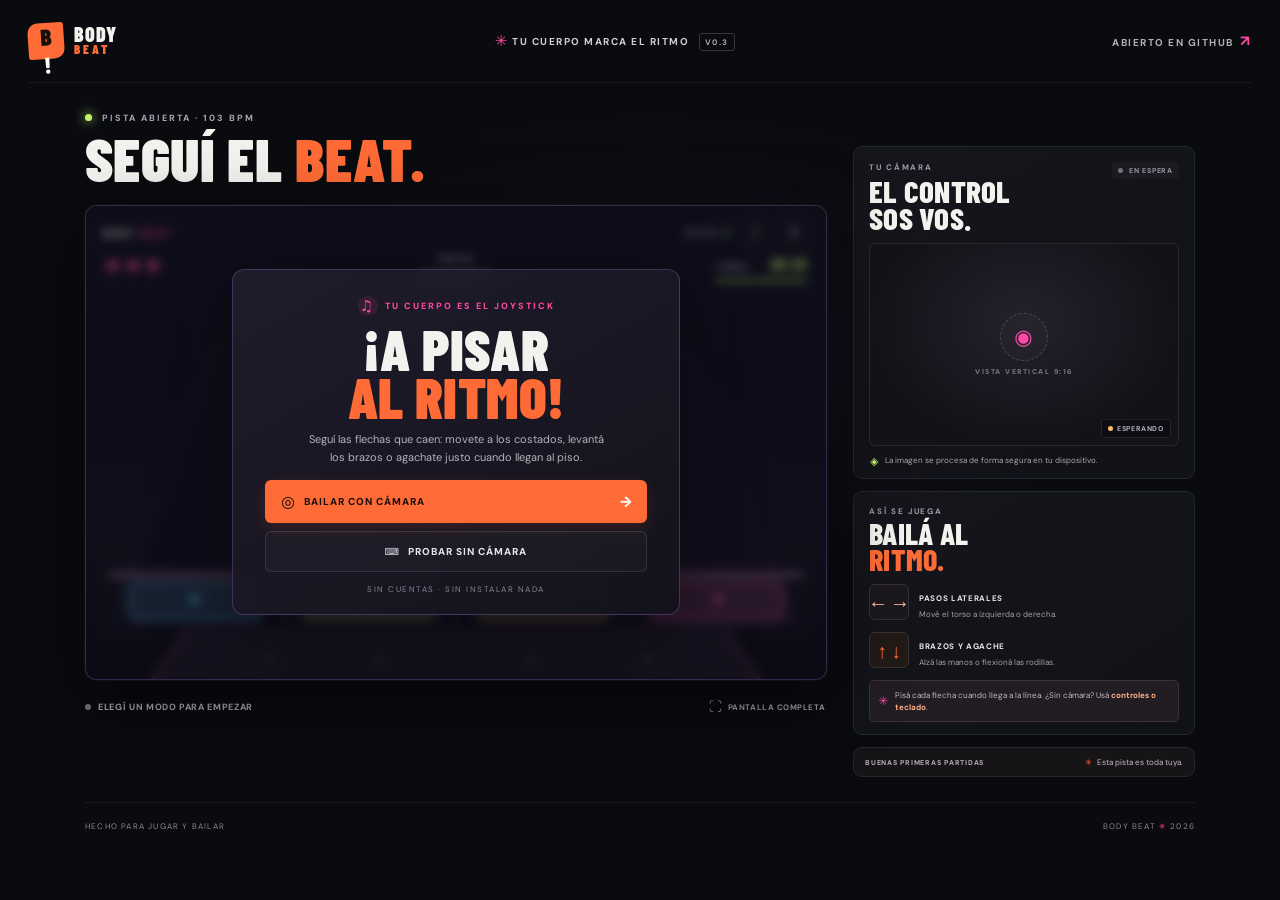
<file: index.html>
<!doctype html>
<html lang="es">
  <head>
    <meta charset="utf-8" />
    <meta name="viewport" content="width=device-width, initial-scale=1, viewport-fit=cover" />
    <meta name="theme-color" content="#090b12" />
    <meta name="description" content="Bailá al ritmo con Body Beat: cámara vertical 9:16, flechas en realidad aumentada y control corporal." />
    <title>Body Beat AR — Tu cuerpo es el joystick</title>
    <link rel="icon" href="./favicon.svg" type="image/svg+xml" />
    <link rel="preconnect" href="https://fonts.googleapis.com" />
    <link rel="preconnect" href="https://fonts.gstatic.com" crossorigin />
    <link href="https://fonts.googleapis.com/css2?family=Barlow+Condensed:wght@500;600;700;800;900&family=DM+Sans:wght@400;500;600;700;800&display=swap" rel="stylesheet" />
    <link rel="stylesheet" href="./styles.css?v=0.3.0" />
  </head>
  <body>
    <div class="page-wrap">
      <header class="topbar">
        <a class="brand" href="./" aria-label="Body Beat, inicio"><span class="brand-mark">B<span>!</span></span><span class="brand-name">BODY<span>BEAT</span></span></a>
        <a class="header-note" href="#how-to-play"><span class="sparkle">✳</span> TU CUERPO MARCA EL RITMO <span class="tag-mini">V0.3</span></a>
        <a class="github-link" href="https://github.com/rodridevarg/justi" target="_blank" rel="noreferrer">ABIERTO EN GITHUB <span aria-hidden="true">↗</span></a>
      </header>

      <main class="layout">
        <section class="game-column" aria-label="Partida de Body Beat">
          <div class="game-heading"><p class="eyebrow"><span class="live-dot"></span> PISTA ABIERTA · 103 BPM</p><h1>SEGUÍ EL <span>BEAT.</span></h1></div>

          <div id="cameraError" class="camera-alert hidden" role="alert" aria-live="assertive"><strong>No pudimos activar el juego con cámara</strong><p id="cameraErrorMessage"></p></div>
          <div class="game-frame" id="gameFrame">
            <div class="ar-stage" id="arStage" aria-hidden="true"></div>
            <div class="game-topline"><span class="game-brand">BODY <b>BEAT</b></span><span class="game-wave" id="gameWave">RACHA <b>0</b></span><button class="icon-button" id="muteBtn" type="button" aria-label="Silenciar sonido" title="Sonido">♪</button><button class="icon-button" id="pauseButton" type="button" aria-label="Pausar partida" title="Pausa" disabled>Ⅱ</button></div>
            <canvas id="gameCanvas" width="960" height="600" role="img" aria-label="Pista de baile con cuatro carriles de flechas al ritmo"></canvas>

            <div class="hud" id="gameHud" aria-live="polite">
              <div class="hearts" id="hearts" aria-label="Tres vidas"><span class="heart">♥</span><span class="heart">♥</span><span class="heart">♥</span></div>
              <div class="score-block"><span class="hud-label">PUNTOS</span><span class="score-number" id="scoreValue">000000</span></div>
              <div class="timer-block"><div class="timer-head"><span class="hud-label">TIEMPO</span><span class="timer-value" id="timerValue">00:30</span></div><div class="timer-track"><div class="timer-fill" id="timerFill"></div></div></div>
            </div>

            <div class="lane-caption lane-left">←</div><div class="lane-caption lane-up">↑</div><div class="lane-caption lane-down">↓</div><div class="lane-caption lane-right">→</div>

            <div class="screen-overlay" id="startOverlay">
              <div class="overlay-card intro-card"><div class="pretitle"><span class="pill-icon">♫</span> TU CUERPO ES EL JOYSTICK</div><h2>¡A PISAR<br /><span>AL RITMO!</span></h2><p>Seguí las flechas que caen: movete a los costados, levantá los brazos o agachate justo cuando llegan al piso.</p>
                <div class="start-actions"><button class="button button-primary" id="cameraStart" type="button"><span class="camera-icon" aria-hidden="true">◎</span> BAILAR CON CÁMARA <span class="button-arrow">→</span></button><button class="button button-ghost" id="manualStart" type="button"><span aria-hidden="true">⌨</span> PROBAR SIN CÁMARA</button></div>
                <span class="overlay-footnote">SIN CUENTAS · SIN INSTALAR NADA</span>
              </div>
            </div>

            <div class="screen-overlay hidden" id="calibrationOverlay">
              <div class="overlay-card compact-card"><div class="calibration-icon" id="calibrationIcon">◉</div><span class="pretitle" id="calibrationLabel">CÁMARA CONECTADA</span><h2 id="calibrationTitle">BUSCANDO<br /><span>TU POSE.</span></h2><p id="calibrationHint">Parate frente a la cámara, con los hombros y las caderas a la vista.</p><div class="calibration-meter"><div id="calibrationProgress"></div></div><span class="overlay-footnote" id="calibrationFootnote">LA IMAGEN SE PROCESA EN TU DISPOSITIVO</span><button class="text-button" id="calibrationCancel" type="button">CANCELAR Y VOLVER</button></div>
            </div>

            <div class="screen-overlay hidden" id="pauseOverlay">
              <div class="overlay-card compact-card"><span class="pretitle" id="pauseEyebrow">TOMATE UN RESPIRO</span><h2 id="pauseTitle">PARTIDA<br /><span>EN PAUSA.</span></h2><p id="pauseHint">Cuando estés listo, volvemos a la pista.</p><button class="button button-primary" id="resumeButton" type="button">SEGUIR JUGANDO <span class="button-arrow">→</span></button><button class="text-button" id="pauseQuit" type="button">VOLVER AL INICIO</button></div>
            </div>

            <div class="screen-overlay hidden" id="gameOverOverlay">
              <div class="overlay-card compact-card"><div class="gameover-mark">✦</div><span class="pretitle" id="gameOverEyebrow">FIN DE LA PARTIDA</span><h2 id="gameOverTitle">BUEN<br /><span>INTENTO.</span></h2><p id="gameOverText">Cada partida te hace más rápido.</p><div class="final-score"><span>PUNTAJE FINAL</span><strong id="finalScore">000000</strong></div><button class="button button-primary" id="restartButton" type="button">UNA MÁS <span class="button-arrow">→</span></button><button class="text-button" id="gameOverHome" type="button">VOLVER AL INICIO</button></div>
            </div>

            <div class="screen-overlay hidden" id="countdownOverlay"><div class="countdown" id="countdownNumber">3</div><div class="countdown-caption">PREPARATE</div></div>
          </div>

          <div class="game-toolbar"><div class="lane-status"><span class="status-pip" id="lanePip"></span><span id="controlStatus">ELEGÍ UN MODO PARA EMPEZAR</span></div><div class="game-buttons"><button class="toolbar-button" id="fullscreenBtn" type="button"><span aria-hidden="true">⛶</span> PANTALLA COMPLETA</button></div></div>

          <div class="manual-panel hidden" id="manualPanel" aria-label="Controles manuales">
            <span class="manual-label">CONTROLES</span><button class="control-arrow" id="leftControl" type="button" aria-label="Pisar izquierda">←</button><button class="control-arrow" id="upControl" type="button" aria-label="Pisar arriba">↑</button><button class="control-duck" id="duckControl" type="button" aria-label="Pisar abajo"><span aria-hidden="true">↓</span></button><button class="control-arrow" id="rightControl" type="button" aria-label="Pisar derecha">→</button><span class="manual-hint">FLECHAS · WASD</span>
          </div>
        </section>

        <aside class="side-column">
          <section class="camera-card" id="cameraCard"><div class="side-card-head"><div><p class="side-eyebrow">TU CÁMARA</p><h2>EL CONTROL<br />SOS VOS.</h2></div><span class="camera-state" id="cameraState"><span class="state-dot"></span> EN ESPERA</span></div><div class="camera-preview" id="cameraPreview"><video id="cameraVideo" playsinline autoplay muted aria-label="Vista previa de cámara vertical, en formato 9 a 16"></video><canvas id="poseCanvas" width="640" height="480" aria-hidden="true"></canvas><div class="camera-placeholder" id="cameraPlaceholder"><div class="placeholder-frame"><span>◉</span></div><span>VISTA VERTICAL 9:16</span></div><div class="camera-rec hidden" id="cameraRec"><span></span> CÁMARA ACTIVA</div><div class="tracking-indicator" id="trackingIndicator"><span></span> <b id="trackingLabel">ESPERANDO</b></div></div><div class="camera-foot"><span class="privacy-icon">◈</span><p>La imagen se procesa de forma segura en tu dispositivo.</p></div></section>

          <section class="howto-card" id="how-to-play"><p class="side-eyebrow">ASÍ SE JUEGA</p><h2>BAILÁ AL<br /><span>RITMO.</span></h2><div class="move-row"><div class="move-icon horizontal-icon"><span>←</span><span>→</span></div><div><strong>PASOS LATERALES</strong><p>Mové el torso a izquierda o derecha.</p></div></div><div class="move-row"><div class="move-icon duck-icon"><span>↑ ↓</span></div><div><strong>BRAZOS Y AGACHE</strong><p>Alzá las manos o flexioná las rodillas.</p></div></div><div class="mode-tip"><span class="tip-star">✳</span><p>Pisá cada flecha cuando llega a la línea. ¿Sin cámara? Usá <b>controles o teclado</b>.</p></div></section>

          <section class="tiny-note"><span>BUENAS PRIMERAS PARTIDAS</span><div><span class="note-star">✳</span> Esta pista es toda tuya.</div></section>
        </aside>
      </main>
      <footer class="footer"><span>HECHO PARA JUGAR Y BAILAR</span><span>BODY BEAT <b>✳</b> 2026</span></footer>
    </div>
    <script type="module" src="./game.js?v=0.3.2"></script>
  </body>
</html>
</file>
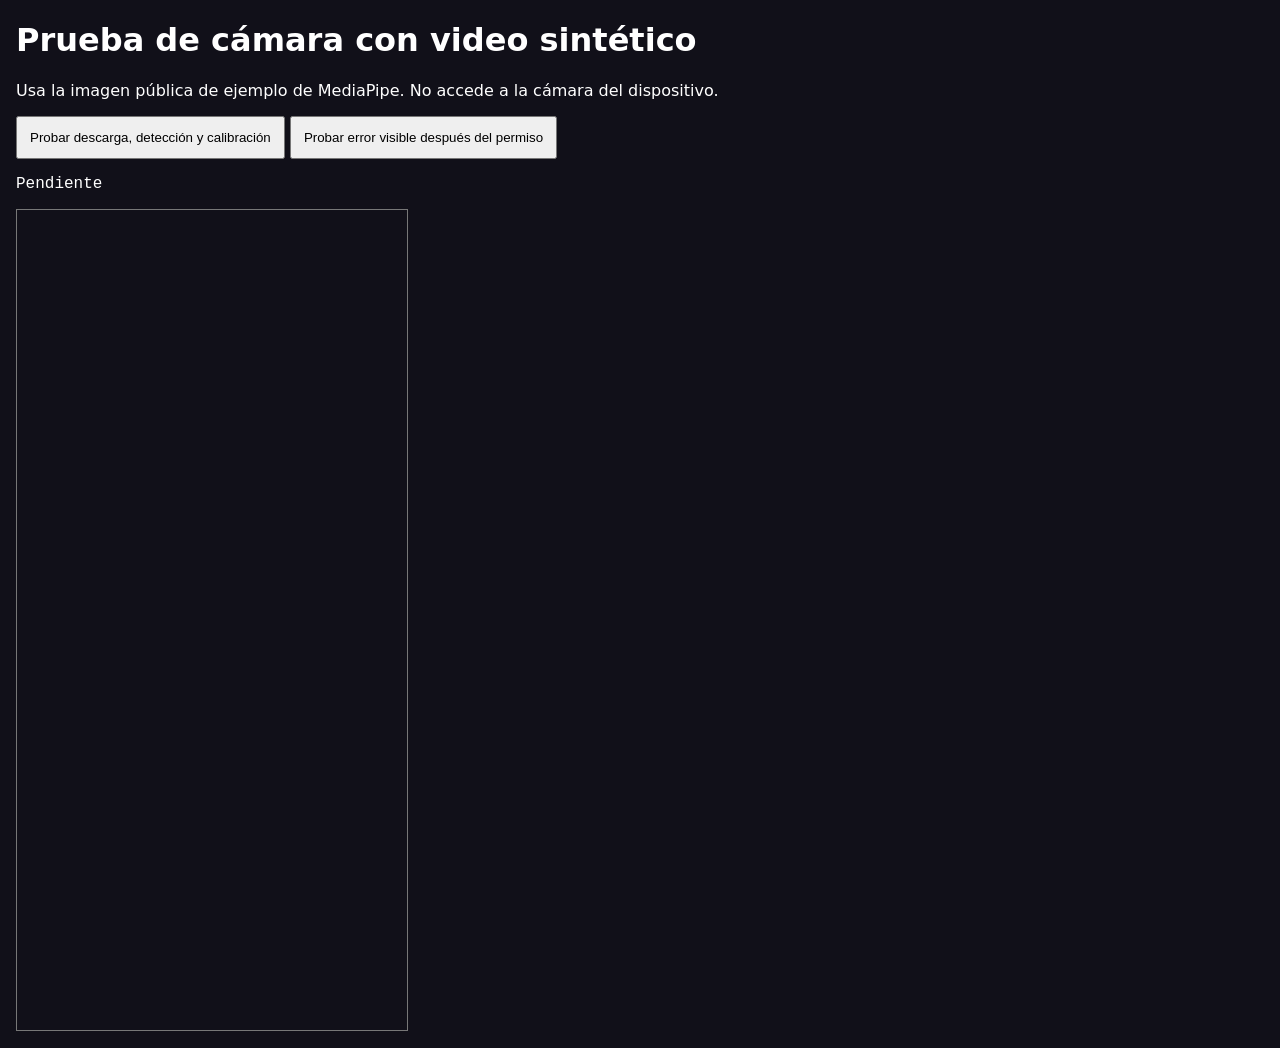
<file: tests/browser-camera.html>
<!doctype html>
<html lang="es"><meta charset="utf-8"><meta name="viewport" content="width=device-width,initial-scale=1">
<title>Prueba real del detector — Body Beat AR</title>
<style>body{margin:16px;background:#111019;color:#fff;font:16px system-ui}button{padding:12px}iframe{display:block;width:390px;max-width:100%;height:820px;border:1px solid #777;margin-top:12px}#result{white-space:pre-wrap}canvas{display:none}</style>
<h1>Prueba de cámara con video sintético</h1>
<p>Usa la imagen pública de ejemplo de MediaPipe. No accede a la cámara del dispositivo.</p>
<button id="run">Probar descarga, detección y calibración</button>
<button id="runError">Probar error visible después del permiso</button>
<pre id="result" role="status">Pendiente</pre><canvas id="fixture" width="640" height="480"></canvas><iframe id="game" title="Juego a 390 píxeles"></iframe>
<script type="module">
const result = document.querySelector('#result');
const game = document.querySelector('#game');
const log = (text) => { result.textContent += '\n' + text; };
const wait = (ms) => new Promise((resolve) => setTimeout(resolve, ms));
async function until(predicate, message, timeout = 65000) {
  const start = performance.now();
  while (!predicate()) {
    if (performance.now() - start > timeout) throw new Error(message);
    await wait(100);
  }
}
async function runTest(simulateFailure = false) {
  for (const button of document.querySelectorAll('button')) button.disabled = true;
  result.textContent = 'En curso';
  let drawTimer;
  try {
    const image = new Image(); image.crossOrigin = 'anonymous';
    image.src = 'https://storage.googleapis.com/mediapipe-assets/pose.jpg';
    await image.decode();
    const canvas = document.querySelector('#fixture');
    const ctx = canvas.getContext('2d');
    const draw = () => ctx.drawImage(image, 0, 0, canvas.width, canvas.height);
    draw(); drawTimer = setInterval(draw, 65);
    window.testStream = canvas.captureStream(15);
    const html = await (await fetch('../index.html')).text();
    let setup = '<script>Object.defineProperty(navigator.mediaDevices,"getUserMedia",{value:async()=>parent.testStream.clone()});<\/script>';
    if (simulateFailure) {
      const imports = {
        [new URL('../pose-detector.mjs?v=0.3.2', location.href).href]: 'data:text/javascript,' + encodeURIComponent('export async function loadPoseDetector(){throw new Error("No se pudo descargar el detector corporal. Revisá tu conexión a Internet y volvé a intentarlo.")}'),
      };
      setup += '<script type="importmap">' + JSON.stringify({ imports }) + '<\/script>';
    }
    game.srcdoc = html.replace('<head>', `<head><base href="${new URL('../', location.href)}">`)
      .replace('<script type="module"', setup + '<script type="module"');
    await until(() => game.contentDocument?.querySelector('#cameraStart'), 'No cargó el juego');
    const doc = game.contentDocument;
    // The module must have installed its event listeners before starting.
    await wait(800);
    doc.querySelector('#cameraStart').click();
    await until(() => doc.querySelector('#cameraStart').textContent.includes('EMPEZAR AHORA') || !doc.querySelector('#cameraError').classList.contains('hidden'), 'No terminó la calibración');
    if (simulateFailure) {
      const alert = doc.querySelector('#cameraError');
      const rect = alert.getBoundingClientRect();
      if (alert.classList.contains('hidden') || rect.width === 0 || rect.height === 0) throw new Error('El aviso quedó oculto');
      if (!doc.querySelector('#cameraErrorMessage').textContent.includes('No se pudo descargar')) throw new Error('No se muestra la causa');
      if (doc.querySelector('#cameraStart').disabled || doc.querySelector('#manualStart').disabled) throw new Error('No se puede reintentar');
      log('PASS — permiso aceptado, fallo del detector, mensaje visible y reintento habilitado.');
      return;
    }
    if (!doc.querySelector('#cameraError').classList.contains('hidden')) throw new Error(doc.querySelector('#cameraErrorMessage').textContent);
    log('OK: biblioteca, WASM y modelo reales cargados.');
    log('OK: detectó hombros/caderas y completó la calibración.');
    if (!doc.querySelector('#trackingLabel').textContent.includes('SIGUIÉNDOTE')) throw new Error('No hay seguimiento');
    const preview = doc.querySelector('#cameraPreview');
    const stage = doc.querySelector('#arStage');
    const portrait = doc.querySelector('#gameFrame').getBoundingClientRect();
    if (!stage.contains(preview)) throw new Error('La cámara no pasó a la interfaz AR');
    if (Math.abs(portrait.width / portrait.height - 9 / 16) > 0.02) throw new Error('La interfaz AR no quedó en formato vertical 9:16');
    log('OK: cámara en el escenario AR vertical 9:16.');
    await until(() => doc.querySelector('#gameFrame').classList.contains('is-playing'), 'La cuenta regresiva no arrancó sola', 8000);
    if (doc.querySelector('#pauseButton').disabled) throw new Error('No se habilitó la pausa');
    await until(() => doc.querySelector('#countdownOverlay').classList.contains('hidden'), 'No terminó la cuenta regresiva', 8000);
    await until(() => doc.querySelector('#gameFrame').classList.contains('is-playing'), 'No arrancó la partida', 8000);
    log('OK: arranca la partida de baile y quedan activados los controles.');
    doc.querySelector('#pauseButton').click();
    log('PASS — navegador real, video sintético y ancho de celular.');
  } catch (error) {
    log('FAIL: ' + error.message);
  } finally {
    clearInterval(drawTimer);
    window.testStream?.getTracks().forEach((track) => track.stop());
    for (const button of document.querySelectorAll('button')) button.disabled = false;
  }
}
document.querySelector('#run').onclick = () => runTest(false);
document.querySelector('#runError').onclick = () => runTest(true);
</script></html>
</file>
<file: styles.css>
:root{font-family:"DM Sans",system-ui,sans-serif;color:#f4f2ee;background:#0a0b0f;--bg:#0a0b0f;--surface:#111319;--surface2:#171920;--border:#252730;--muted:#85838d;--paper:#f5f1e8;--orange:#ff6b36;--pink:#ff49a3;--purple:#a18bff;--lime:#c3f66b;--condensed:"Barlow Condensed","Arial Narrow",sans-serif;color-scheme:dark;font-synthesis:none;text-rendering:optimizeLegibility}*{box-sizing:border-box}html{min-width:320px;scroll-behavior:smooth}body{margin:0;min-width:320px;min-height:100vh;background:radial-gradient(ellipse 44% 32% at 51% 39%,rgba(54,42,83,.17),transparent 82%),var(--bg);padding:0 28px 18px}button,a{-webkit-tap-highlight-color:transparent}button{font:inherit}.page-wrap{max-width:1400px;margin:auto}.topbar{height:83px;display:flex;justify-content:space-between;align-items:center;border-bottom:1px solid #ffffff10;margin-bottom:29px}.brand{display:flex;align-items:center;gap:10px;text-decoration:none;color:inherit}.brand-mark{width:36px;height:36px;display:grid;place-items:center;border-radius:10px 3px 10px 3px;background:var(--orange);color:#17100c;font-family:var(--condensed);font-weight:900;font-size:23px;letter-spacing:-1px;transform:rotate(-4deg)}.brand-mark span{color:#fff}.brand-name{font-family:var(--condensed);font-size:20px;font-weight:900;line-height:.88;letter-spacing:1px}.brand-name span{display:block;color:var(--orange);font-size:13px;letter-spacing:3px}.header-note,.github-link{font-size:10px;letter-spacing:1.5px;font-weight:700;text-decoration:none;color:#d2cfd1}.sparkle{color:var(--pink);font-size:15px;vertical-align:-1px}.tag-mini{border:1px solid #373540;border-radius:3px;color:#aaa5b2;font-size:8px;padding:3px 5px;margin-left:6px}.github-link{color:#b2afb9}.github-link span{color:var(--pink);font-size:15px;margin-left:3px}.layout{max-width:1110px;margin:0 auto;display:grid;grid-template-columns:minmax(0,1.78fr) minmax(267px,.82fr);gap:26px}.game-column{min-width:0}.game-heading{margin-bottom:17px}.eyebrow,.side-eyebrow{margin:0 0 5px;color:#aaa4b3;font-size:9px;font-weight:700;letter-spacing:2px}.live-dot,.state-dot{display:inline-block;width:7px;height:7px;border-radius:50%;margin-right:6px;background:var(--lime);box-shadow:0 0 11px #c3f680}.game-heading h1{margin:0;font-family:var(--condensed);font-size:clamp(40px,5.6vw,61px);line-height:.96;font-weight:900;letter-spacing:.4px}.game-heading h1 span,.howto-card h2 span{color:var(--orange)}.game-frame{position:relative;isolation:isolate;width:100%;aspect-ratio:1.56/1;min-height:330px;overflow:hidden;border-radius:12px;background:#111019;border:1px solid #a38aff37;box-shadow:0 0 0 1px #111,0 21px 70px #0008,0 0 35px #9a75f508;transition:box-shadow .25s}.game-frame.is-playing{box-shadow:0 0 0 1px #a18bff48,0 20px 70px #0008,0 0 35px #a18bff12}.game-frame.is-damaged{animation:damageFlash .36s ease-out}@keyframes damageFlash{0%,100%{filter:none}30%,65%{filter:brightness(1.65) saturate(1.65);box-shadow:0 0 35px #ff526780}}#gameCanvas{position:absolute;inset:0;width:100%;height:100%;display:block}.game-topline{position:absolute;z-index:2;top:13px;left:17px;right:17px;display:flex;align-items:center;gap:9px;pointer-events:none}.game-brand,.game-wave{font-family:var(--condensed);font-size:13px;font-weight:700;letter-spacing:2px;color:#f7f2f5}.game-brand b{color:var(--pink)}.game-wave{margin-left:auto;color:#aaa1bc;font-size:11px}.game-wave b{color:var(--lime)}.icon-button{pointer-events:auto;background:#171522d9;border:1px solid #ffffff20;color:#e0d5f6;border-radius:7px;width:30px;height:28px;font-size:16px;cursor:pointer}.icon-button.is-muted{color:#756e7b}.hud{position:absolute;top:47px;left:19px;right:19px;z-index:2;display:grid;grid-template-columns:1fr auto 1fr;align-items:start;gap:12px;pointer-events:none}.hearts{display:flex;gap:5px;padding-top:3px}.heart{font-size:17px;color:var(--pink);text-shadow:0 0 10px #ff49a36c;transition:transform .3s,color .3s}.heart.is-lost{transform:scale(.6);color:#41404a;text-shadow:none}.score-block{display:flex;flex-direction:column;align-items:center;gap:1px}.hud-label{font-family:var(--condensed);font-size:10px;font-weight:700;letter-spacing:1.3px;color:#c1b9ca}.score-number{font-family:var(--condensed);font-size:22px;font-weight:800;letter-spacing:2.3px;color:#fff}.timer-block{justify-self:end;width:min(92px,100%)}.timer-head{display:flex;justify-content:space-between;align-items:baseline}.timer-value{font-family:var(--condensed);font-size:18px;font-weight:700;color:var(--lime)}.timer-track{height:3px;margin-top:4px;overflow:hidden;border-radius:5px;background:#ffffff29}.timer-fill{height:100%;width:100%;border-radius:5px;background:var(--lime);transition:width .15s linear}.timer-fill.is-low{background:var(--pink)}.lane-caption{position:absolute;z-index:2;bottom:11px;font-family:var(--condensed);font-size:10px;letter-spacing:2px;color:#ccc2d18e;pointer-events:none}.lane-left{left:24%}.lane-center{left:calc(50% - 16px)}.lane-right{right:23%}.screen-overlay{position:absolute;inset:0;z-index:3;display:flex;align-items:center;justify-content:center;padding:14px;background:rgba(10,10,19,.57);backdrop-filter:blur(5px);-webkit-backdrop-filter:blur(5px)}.screen-overlay.hidden,.hidden{display:none!important}.overlay-card{text-align:center;width:min(420px,100%);padding:26px 28px 20px;background:linear-gradient(150deg,rgba(33,28,44,.97),rgba(19,19,28,.97));border:1px solid #b28cfc42;border-radius:12px;box-shadow:0 20px 80px #0006}.intro-card{width:min(448px,100%);padding:25px 32px 20px}.pretitle{display:inline-flex;align-items:center;gap:7px;color:var(--pink);font-size:9px;font-weight:800;letter-spacing:2px}.pill-icon{width:20px;height:20px;display:grid;place-items:center;border-radius:50%;background:#ff49a31c;color:var(--pink);font-size:15px}.overlay-card h2{margin:9px 0 6px;font-family:var(--condensed);font-size:clamp(39px,6vw,57px);font-weight:900;line-height:.84;letter-spacing:.4px}.overlay-card h2 span{color:var(--orange)}.overlay-card p{margin:10px auto 14px;max-width:302px;color:#b5b0bc;font-size:11px;line-height:1.6}.start-actions{display:flex;flex-direction:column;align-items:stretch;gap:8px}.button{min-height:41px;display:flex;align-items:center;justify-content:center;gap:8px;padding:10px 12px;border:1px solid transparent;border-radius:6px;font-size:10px;font-weight:800;letter-spacing:1px;cursor:pointer;transition:transform .16s,filter .16s,background .16s}.button:hover{transform:translateY(-2px);filter:brightness(1.11)}.button:active{transform:translateY(1px)}.button-primary{background:var(--orange);color:#1b100c;box-shadow:0 5px 16px #ff6b3623}.camera-icon{font-size:16px}.button-arrow{margin-left:auto;font-size:15px}.button-primary{padding-left:15px;padding-right:13px}.button-primary .button-arrow{color:#fff}.button-ghost{background:#ffffff07;border-color:#ffffff1b;color:#e7e0ed}.overlay-footnote{display:block;margin-top:12px;color:#8c8495;font-size:8px;letter-spacing:1.5px}.compact-card{width:min(350px,100%);padding:23px 25px 17px}.compact-card p{margin-bottom:13px}.text-button{display:block;margin:10px auto 0;padding:7px;background:none;border:0;color:#aaa0b2;font-size:9px;font-weight:700;letter-spacing:1px;cursor:pointer}.text-button:hover{color:#fff}.calibration-icon{margin:0 auto 7px;color:var(--lime);font-size:30px;animation:pulse 1.3s ease-in-out infinite}@keyframes pulse{50%{transform:scale(1.15);filter:drop-shadow(0 0 8px #c3f66b88)}}.calibration-meter{height:4px;margin:14px 0 7px;overflow:hidden;border-radius:5px;background:#ffffff17}.calibration-meter div{width:0;height:100%;background:var(--pink);transition:width .16s}.compact-card .overlay-footnote{margin-top:9px}.compact-card .button{width:100%}.countdown-overlay{display:flex;align-items:center}.countdown{color:var(--lime);font-family:var(--condensed);font-size:110px;line-height:.9;font-weight:900;text-shadow:0 0 40px #c3f66b60;animation:count-pop .65s ease-in-out}.countdown-caption{position:absolute;margin-top:103px;color:#ddd6e5;font-size:10px;font-weight:800;letter-spacing:3px}@keyframes count-pop{0%{transform:scale(1.6);opacity:0}40%{opacity:1}100%{transform:scale(1)}}.gameover-mark{color:var(--lime);font-size:28px}.final-score{margin:14px auto;padding:10px;border:1px solid #ffffff14;border-radius:7px;background:#ffffff06}.final-score span,.final-score strong{display:block}.final-score span{font-size:8px;letter-spacing:1.8px;color:#b5aabc}.final-score strong{margin-top:2px;font-family:var(--condensed);font-size:31px;letter-spacing:3px;color:var(--lime)}.game-toolbar{height:37px;display:flex;align-items:center;justify-content:space-between;margin-top:8px}.lane-status{display:flex;gap:7px;align-items:center;min-width:0;color:#b4acbd;font-size:9px;font-weight:700;letter-spacing:.65px}.status-pip{width:6px;height:6px;border-radius:50%;flex:0 0 auto;background:#77717f}.status-pip.active{background:var(--lime);box-shadow:0 0 8px #c3f66b8c}.status-pip.warning{background:var(--pink)}.game-buttons{display:flex;gap:12px;align-items:center}.toolbar-button{display:flex;align-items:center;gap:5px;padding:6px 2px;border:0;background:none;color:#a7a0ae;font-size:8px;font-weight:700;letter-spacing:.55px;cursor:pointer}.toolbar-button:hover:not(:disabled){color:#fff}.toolbar-button:disabled{opacity:.38;cursor:default}.toolbar-button span{font-size:13px}.manual-panel{min-height:53px;display:flex;align-items:center;justify-content:center;gap:8px;padding:6px 11px;background:#14151b;border:1px solid #292a32;border-radius:8px}.manual-panel.hidden{display:none}.manual-label{margin-right:4px;color:#aaa3ae;font-size:8px;font-weight:800;letter-spacing:1.2px}.control-arrow,.control-duck{height:34px;min-width:36px;padding:0 10px;border:1px solid #35323d;border-radius:6px;background:#1b1a22;color:#efedf2;font-size:16px;touch-action:none;cursor:pointer}.control-arrow:active,.control-arrow.pressed{background:#402d45;border-color:var(--pink)}.control-duck{display:flex;align-items:center;gap:4px;color:#ffccae;font-size:8px;font-weight:800;letter-spacing:.6px}.control-duck:active,.control-duck.pressed{background:#513329;border-color:var(--orange)}.control-duck span{font-size:14px}.manual-hint{margin-left:4px;color:#8d8795;font-size:8px;letter-spacing:.5px}.side-column{display:flex;flex-direction:column;gap:12px;padding-top:34px}.camera-card,.howto-card,.tiny-note{border:1px solid var(--border);border-radius:9px;background:linear-gradient(145deg,#15161b,#111217)}.camera-card{padding:15px 15px 10px}.side-card-head{display:flex;align-items:flex-start;justify-content:space-between;gap:6px}.side-eyebrow{font-size:8px;color:#a39aaa;letter-spacing:1.7px}.side-card-head h2,.howto-card h2{margin:0;font-family:var(--condensed);font-size:31px;line-height:.88;font-weight:800;letter-spacing:.25px}.camera-state{display:flex;align-items:center;white-space:nowrap;padding:4px 6px;border-radius:3px;background:#ffffff08;color:#98929e;font-size:7px;font-weight:800;letter-spacing:.8px}.camera-state .state-dot{width:5px;height:5px;background:#76717c;box-shadow:none}.camera-state.is-active{color:var(--lime)}.camera-state.is-active .state-dot{background:var(--lime);box-shadow:0 0 8px #c3f680}.camera-preview{position:relative;aspect-ratio:4/2.62;min-height:120px;margin-top:11px;overflow:hidden;border:1px solid #ffffff15;border-radius:6px;background:radial-gradient(ellipse at 50% 39%,#24212b,#121319 68%)}#cameraVideo,#poseCanvas{position:absolute;inset:0;width:100%;height:100%;object-fit:cover;transform:scaleX(-1)}#cameraVideo{opacity:0;transition:opacity .3s}#cameraVideo.is-active{opacity:1}#poseCanvas{pointer-events:none}.camera-placeholder{position:absolute;inset:0;display:flex;flex-direction:column;gap:6px;align-items:center;justify-content:center;color:#7f7987;font-size:7px;font-weight:700;letter-spacing:1.5px}.camera-placeholder.hidden{display:none}.placeholder-frame{width:48px;height:48px;display:grid;place-items:center;border:1px dashed #7b6c7e80;border-radius:50%;background:#ffffff04;color:var(--pink);font-size:21px}.camera-rec{position:absolute;top:7px;left:7px;padding:4px 6px;border-radius:3px;background:#0b0b10b8;color:#f0e9ec;font-size:7px;font-weight:700;letter-spacing:.8px}.camera-rec span{display:inline-block;width:5px;height:5px;margin-right:4px;border-radius:50%;background:#ff536e;box-shadow:0 0 6px #ff536e}.tracking-indicator{position:absolute;bottom:7px;right:7px;display:flex;align-items:center;gap:4px;padding:4px 6px;border:1px solid #ffffff18;border-radius:3px;background:#0b0b10b8;color:#b8afc0;font-size:7px;letter-spacing:.8px}.tracking-indicator>span{width:5px;height:5px;border-radius:50%;background:#ffbc64}.tracking-indicator.is-tracking>span{background:var(--lime);box-shadow:0 0 6px #c3f680}.camera-foot{display:flex;align-items:center;gap:6px;margin:8px 1px 0}.privacy-icon{color:var(--lime);font-size:11px}.camera-foot p{margin:0;color:#aaa5af;font-size:8px;line-height:1.4}.howto-card{padding:14px 15px 12px}.howto-card>.side-eyebrow{margin-bottom:4px}.howto-card h2{font-size:30px}.move-row{display:flex;align-items:center;gap:10px;margin-top:12px}.move-icon{width:40px;height:36px;flex:0 0 auto;display:flex;align-items:center;justify-content:center;gap:2px;border:1px solid #37303b;border-radius:6px;background:#1b181e;color:#ffbf9f;font-family:var(--condensed);font-size:20px}.duck-icon{border-color:#3b3330;background:#211a17;color:var(--orange);font-size:20px}.move-row strong{color:#eae6ed;font-size:8px;letter-spacing:.65px}.move-row p{margin:3px 0 0;color:#a6a1ab;font-size:8px;line-height:1.4}.mode-tip{display:flex;align-items:center;gap:7px;margin-top:12px;padding:8px;background:#221c23;border:1px solid #3e303a;border-radius:5px}.tip-star{color:var(--pink);font-size:12px}.mode-tip p{margin:0;color:#c2bac4;font-size:8px;line-height:1.5}.mode-tip b{color:#ffb087}.tiny-note{display:flex;align-items:center;justify-content:space-between;gap:7px;padding:9px 11px;border-color:#2b262d;background:#171418}.tiny-note>span{font-size:7px;font-weight:800;letter-spacing:.75px;color:#b2aab4}.tiny-note>div{font-size:8px;color:#c1bbc6}.note-star{color:var(--orange);margin-right:3px}.footer{max-width:1110px;height:46px;margin:25px auto 0;display:flex;justify-content:space-between;align-items:center;border-top:1px solid #ffffff10;color:#8c8790;font-size:8px;letter-spacing:1.2px}.footer b{color:var(--pink)}.camera-card.camera-error .camera-state{color:#ff8f93}.camera-card.camera-error .state-dot{background:#ff536e;box-shadow:0 0 7px #ff536e}
@media(min-width:1400px){.layout,.footer{max-width:1180px}.game-frame{aspect-ratio:1.58/1}.side-card-head h2{font-size:34px}.side-column{gap:14px}}
@media(max-width:760px){body{padding:0 18px 12px}.topbar{height:65px;margin-bottom:22px}.header-note{font-size:8px;letter-spacing:1px}.github-link{font-size:8px}.brand-mark{width:31px;height:31px;font-size:20px}.brand-name{font-size:17px}.layout{grid-template-columns:minmax(0,1.7fr) minmax(220px,.9fr);gap:16px}.game-heading h1{font-size:clamp(40px,8vw,57px)}.side-column{padding-top:34px}.camera-card,.howto-card{padding:12px}.side-card-head h2,.howto-card h2{font-size:27px}.game-frame{min-height:340px;aspect-ratio:1.25/1}.overlay-card{padding:19px 21px 15px}.overlay-card h2{font-size:46px}.intro-card{padding:20px 21px 16px}.hud{top:44px}.camera-preview{min-height:112px}.tiny-note{flex-direction:column;align-items:flex-start}}
@media(max-width:570px){body{padding:0 13px 12px}.topbar{height:60px;margin-bottom:18px}.header-note{display:none}.github-link{margin-left:auto}.layout{grid-template-columns:1fr;gap:15px}.game-heading{margin-bottom:12px}.game-heading h1{font-size:48px}.game-frame{min-height:390px;aspect-ratio:1/1.10}.game-topline{left:12px;right:12px;top:10px}.hud{left:13px;right:13px;top:40px}.lane-caption{font-size:8px;bottom:9px}.lane-left{left:19%}.lane-right{right:19%}.game-toolbar{margin-top:6px}.toolbar-button{font-size:8px}.desktop-pause-label{display:none}.game-buttons{gap:9px}.side-column{display:grid;grid-template-columns:1fr 1fr;align-items:start;gap:10px;padding-top:0}.camera-card{grid-column:1/-1}.side-card-head h2,.howto-card h2{font-size:29px}.camera-preview{aspect-ratio:16/7;min-height:135px}.howto-card{padding:12px 11px}.move-row{gap:7px}.move-icon{width:35px;height:32px}.move-row strong{font-size:7px}.move-row p{font-size:7px}.mode-tip{align-items:flex-start;padding:7px 6px;gap:5px}.mode-tip p{font-size:7px}.tiny-note{height:100%;justify-content:center;padding:12px 9px}.tiny-note>span{font-size:7px}.tiny-note>div{font-size:8px}.manual-panel{gap:6px;min-height:51px;padding:6px}.manual-label{display:none}.manual-hint{font-size:7px;margin-left:0}.control-arrow{min-width:38px}.footer{margin-top:18px;font-size:7px}}
@media(max-width:380px){body{padding-right:10px;padding-left:10px}.game-frame{min-height:355px}.game-heading h1{font-size:43px}.overlay-card{padding:17px 15px 13px}.overlay-card h2{font-size:42px}.intro-card{padding:17px 16px}.overlay-card p{font-size:10px}.camera-card{padding:10px}.side-card-head h2{font-size:25px}.camera-preview{min-height:115px}.howto-card h2{font-size:25px}.side-column{gap:8px}.manual-hint{display:none}}
@media(prefers-reduced-motion:reduce){*,*::before,*::after{scroll-behavior:auto!important;animation-duration:.01ms!important;animation-iteration-count:1!important;transition-duration:.01ms!important}}

/* Camera play uses a portrait 9:16 camera stage with the dance track layered on top. */
.ar-stage{display:none}
body.camera-ar-mode{padding:0;min-height:100vh;min-height:100dvh;overflow:hidden;background:#050509}
body.camera-ar-mode .topbar,
body.camera-ar-mode .game-heading,
body.camera-ar-mode .side-column,
body.camera-ar-mode .game-toolbar,
body.camera-ar-mode .manual-panel,
body.camera-ar-mode .footer{display:none!important}
body.camera-ar-mode .page-wrap,
body.camera-ar-mode .layout,
body.camera-ar-mode .game-column{display:block;width:100%;max-width:none;margin:0;padding:0}
body.camera-ar-mode .game-frame{position:fixed;z-index:20;top:50%;left:50%;width:min(100vw,56.25vh);height:min(100vh,177.7778vw);width:min(100vw,56.25dvh);height:min(100dvh,177.7778vw);min-height:0;aspect-ratio:9/16;transform:translate(-50%,-50%);overflow:hidden;border:0;border-radius:0;background:#050509;box-shadow:none;transition:none}
body.camera-ar-mode .ar-stage{display:block;position:absolute;inset:0;z-index:0;overflow:hidden;background:#050509}
body.camera-ar-mode #cameraPreview{position:absolute;inset:0;width:100%;height:100%;min-height:0;margin:0;aspect-ratio:9/16;overflow:hidden;border:0;border-radius:0;background:#050509}
body.camera-ar-mode #cameraVideo{width:100%;height:100%;object-fit:cover;object-position:center;transform:scaleX(-1)}
body.camera-ar-mode #poseCanvas{display:none}
body.camera-ar-mode .camera-placeholder{font-size:10px}
body.camera-ar-mode .camera-placeholder .placeholder-frame{width:64px;height:64px;font-size:28px}
body.camera-ar-mode #gameCanvas{z-index:1}
body.camera-ar-mode .game-topline{top:max(12px,env(safe-area-inset-top));left:max(12px,env(safe-area-inset-left));right:max(12px,env(safe-area-inset-right));gap:8px}
body.camera-ar-mode .game-brand{font-size:15px;text-shadow:0 2px 9px #000}
body.camera-ar-mode .game-wave{font-size:12px;text-shadow:0 2px 9px #000}
body.camera-ar-mode .icon-button{width:38px;height:36px;background:#11101bcc;border-color:#ffffff45;backdrop-filter:blur(8px)}
body.camera-ar-mode .hud{top:calc(max(12px,env(safe-area-inset-top)) + 48px);left:max(12px,env(safe-area-inset-left));right:max(12px,env(safe-area-inset-right));gap:8px}
body.camera-ar-mode .score-number{font-size:25px;text-shadow:0 2px 8px #000}
body.camera-ar-mode .hud-label,
body.camera-ar-mode .timer-value{font-size:12px;text-shadow:0 2px 8px #000}
body.camera-ar-mode .hearts{gap:2px}
body.camera-ar-mode .heart{font-size:15px}
body.camera-ar-mode .screen-overlay{background:#05050988;padding:16px;backdrop-filter:blur(4px)}
body.camera-ar-mode .overlay-card{width:min(420px,100%);padding:22px 20px 18px;background:#17131deb;backdrop-filter:blur(14px)}
body.camera-ar-mode .camera-rec{top:auto;bottom:max(10px,env(safe-area-inset-bottom));left:10px;font-size:8px}
body.camera-ar-mode .tracking-indicator{bottom:max(10px,env(safe-area-inset-bottom));right:10px;font-size:8px}
@media(orientation:landscape) and (max-height:600px){body.camera-ar-mode .game-frame::after{content:'GIRÁ EL CELULAR PARA JUGAR';position:absolute;z-index:8;inset:0;display:grid;place-items:center;padding:24px;background:#090811eF;color:#fff;font-size:clamp(14px,3vw,22px);font-weight:900;letter-spacing:2px;text-align:center}}

.camera-alert{margin:0 0 12px;padding:14px 16px;border:1px solid #ff8f9380;border-radius:10px;background:#3b2029;color:#fff;overflow-wrap:anywhere;scroll-margin:16px}.camera-alert strong{display:block;font-size:14px;line-height:1.4}.camera-alert p{margin:6px 0 0;font-size:13px;line-height:1.5;color:#ffe0e4}.screen-overlay{overflow-y:auto}.overlay-card{flex-shrink:0;margin:auto}
.lane-up{left:39%}.lane-down{right:39%}.lane-caption{font-size:16px;color:#ffffffb0}.manual-panel:not(.hidden){display:flex}.manual-panel{gap:9px}.control-arrow,.control-duck{width:44px;height:40px;display:grid;place-items:center;padding:0;border:1px solid #4e3b60;border-radius:8px;background:#211a2c;color:#f4eaff;font-size:22px;font-weight:800;touch-action:manipulation;cursor:pointer}.control-arrow:active,.control-duck:active,.control-duck.pressed{background:#4b2852;border-color:#ff49a3;transform:translateY(1px)}.control-duck{font-size:22px}.manual-hint{margin-left:8px}@media(max-width:570px){.manual-panel{display:grid!important;grid-template-columns:repeat(4,minmax(0,1fr));gap:7px}.manual-panel.hidden{display:none!important}.manual-hint{grid-column:1/-1;margin:0;text-align:center}.control-arrow,.control-duck{width:100%;height:46px}.lane-up{left:38%}.lane-down{right:38%}}
</file>
